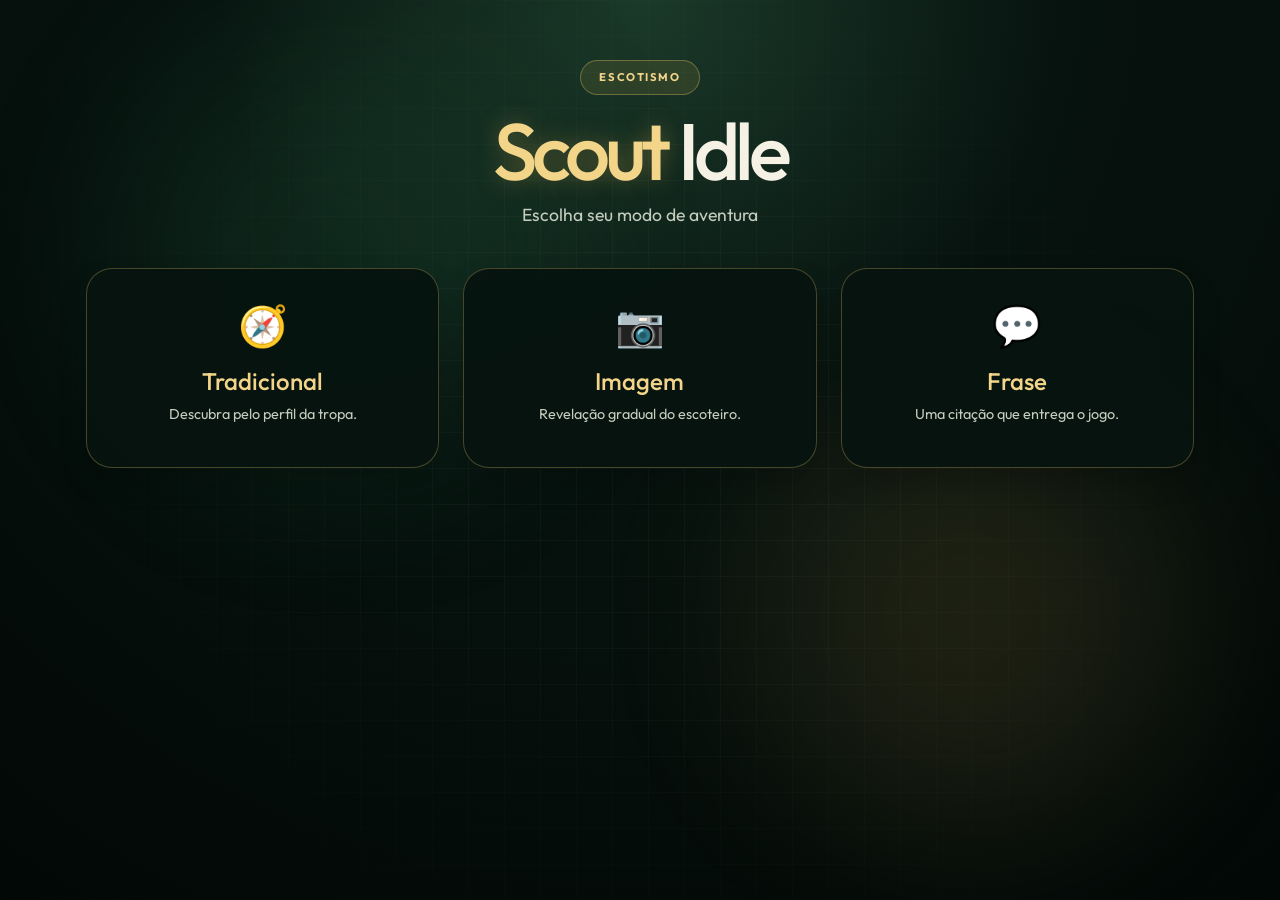
<file: index.html>
<!DOCTYPE html>
<html lang="pt-BR">
<head>
  <meta charset="UTF-8" />
  <meta name="viewport" content="width=device-width, initial-scale=1.0" />
  <title>Scouts Idle</title>
  <link rel="preconnect" href="https://fonts.googleapis.com" />
  <link rel="preconnect" href="https://fonts.gstatic.com" crossorigin />
  <link href="https://fonts.googleapis.com/css2?family=Outfit:wght@400;600;700;800&family=Lora:ital,wght@0,400;1,500&display=swap" rel="stylesheet" />
  <link href="https://cdn.jsdelivr.net/npm/bootstrap@5.3.3/dist/css/bootstrap.min.css" rel="stylesheet" />
  <link rel="stylesheet" href="styles.css" />
</head>
<body>
  <div class="background-wrapper">
    <div class="glow glow-one"></div>
    <div class="glow glow-two"></div>
  </div>

  <div id="menuScreen" class="screen active">
    <div class="container screen-container">
      <header>
        <div class="scout-badge">Escotismo</div>
        <h1><span>Scout</span> Idle</h1>
        <p class="subtitle">Escolha seu modo de aventura</p>
      </header>

      <div class="menu-options">
        <a class="mode-btn" href="tradicional.html">
          <div class="mode-icon">🧭</div>
          <h3>Tradicional</h3>
          <p>Descubra pelo perfil da tropa.</p>
        </a>

        <a class="mode-btn" href="imagem.html">
          <div class="mode-icon">📷</div>
          <h3>Imagem</h3>
          <p>Revelação gradual do escoteiro.</p>
        </a>

        <a class="mode-btn" href="frase.html">
          <div class="mode-icon">💬</div>
          <h3>Frase</h3>
          <p>Uma citação que entrega o jogo.</p>
        </a>
      </div>
    </div>
  </div>
  <script src="https://cdn.jsdelivr.net/npm/bootstrap@5.3.3/dist/js/bootstrap.bundle.min.js"></script>
  
</body>
</html>
</file>
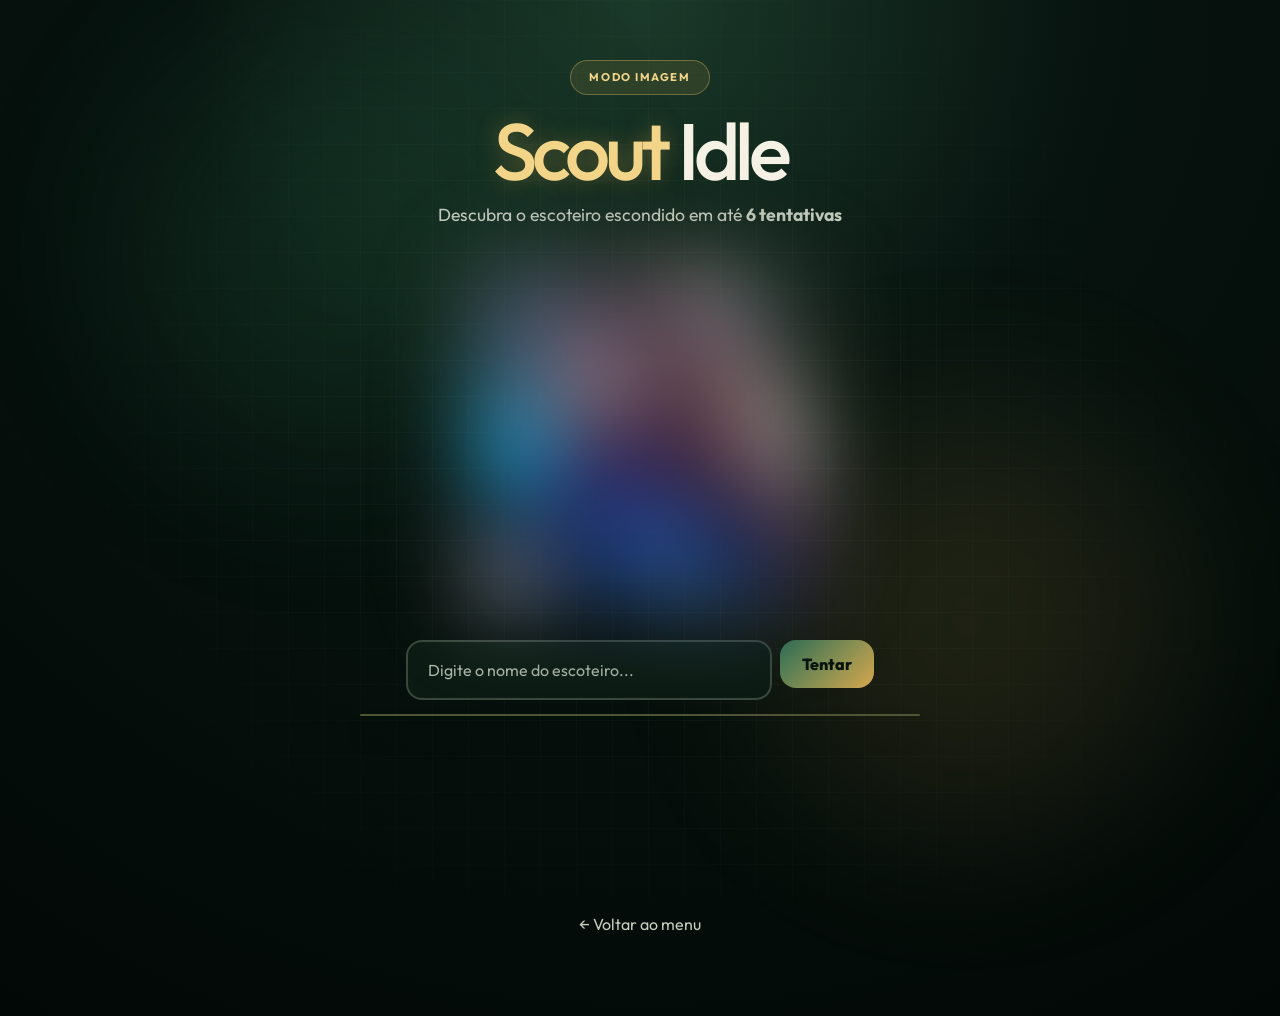
<file: imagem.html>
<!DOCTYPE html>
<html lang="pt-BR">
<head>
  <meta charset="UTF-8" />
  <meta name="viewport" content="width=device-width, initial-scale=1.0" />
  <title>Modo Imagem | Scouts Idle</title>
  <link rel="preconnect" href="https://fonts.googleapis.com" />
  <link rel="preconnect" href="https://fonts.gstatic.com" crossorigin />
  <link href="https://fonts.googleapis.com/css2?family=Outfit:wght@400;600;700;800&family=Lora:ital,wght@0,400;1,500&display=swap" rel="stylesheet" />
  <link href="https://cdn.jsdelivr.net/npm/bootstrap@5.3.3/dist/css/bootstrap.min.css" rel="stylesheet" />
  <link rel="stylesheet" href="styles.css" />
</head>
<body data-mode="imagem">
  <div class="background-wrapper">
    <div class="glow glow-one"></div>
    <div class="glow glow-two"></div>
  </div>

  <main class="screen active">
    <div class="container screen-container">
      <header>
        <div class="scout-badge">Modo imagem</div>
        <h1><span>Scout</span> Idle</h1>
        <p id="modeSubtitle" class="subtitle">Descubra o escoteiro em até <b>6 tentativas</b></p>
      </header>

      <div id="pixel-container"><img id="pixel-img" src="" alt="Escoteiro escondido" /></div>
      <div id="phrase-display" class="hidden"></div>
      <div class="inputArea row g-2 justify-content-center">
        <div class="col-12 col-sm-8">
          <input id="guessInput" class="form-control" type="text" placeholder="Digite o nome do escoteiro..." autocomplete="off" />
        </div>
        <div class="col-12 col-sm-auto">
          <button id="guessButton" class="btn w-100">Tentar</button>
        </div>
      </div>
      <div class="suggestions-container"><div id="suggestions" class="suggestions"></div></div>
      <div id="result" class="game-result"></div>
      <div id="attempts" class="attempts"></div>
      <div id="history" class="history"></div>
      <a href="index.html" class="back-link" id="backToMenu">&#8592; Voltar ao menu</a>
    </div>
  </main>

  <script src="https://cdn.jsdelivr.net/npm/bootstrap@5.3.3/dist/js/bootstrap.bundle.min.js"></script>
  <script src="script.js"></script>
</body>
</html>
</file>
<file: styles.css>
:root {
  --forest: #07130f;
  --forest-2: #10261c;
  --camp: #d6a84f;
  --camp-soft: #f3d58a;
  --leaf: #4fa477;
  --leaf-deep: #2d7455;
  --sand: #f4ead2;
  --night: #020806;
  --panel: rgba(7, 20, 15, 0.94);
  --panel-border: rgba(226, 190, 103, 0.3);
  --text: #f6f1e5;
  --muted: #c5cdbf;
  --danger: #ff8b7b;
  --warning: #f0bf5b;
  --success: #68cf91;
  --info: #8dc8ef;
  --name-blue: #78a9d8;
}

* {
  box-sizing: border-box;
}

body {
  margin: 0;
  min-height: 100vh;
  font-family: 'Outfit', sans-serif;
  background: radial-gradient(circle at top, #1b3a2a 0%, var(--forest) 38%, var(--night) 100%);
  color: var(--text);
  overflow-x: hidden;
}

button,
input {
  font: inherit;
}

.background-wrapper {
  position: fixed;
  inset: 0;
  z-index: -1;
}

.background-wrapper::before {
  content: "";
  position: absolute;
  inset: 0;
  background-image:
    linear-gradient(rgba(255,255,255,0.05) 1px, transparent 1px),
    linear-gradient(90deg, rgba(255,255,255,0.05) 1px, transparent 1px);
  background-size: 36px 36px;
  mask-image: radial-gradient(circle at center, black 20%, transparent 82%);
  opacity: 0.6;
}

.glow {
  position: absolute;
  width: 420px;
  height: 420px;
  border-radius: 50%;
  filter: blur(90px);
  opacity: 0.4;
  animation: float 10s ease-in-out infinite alternate;
}

.glow-one {
  top: 5%;
  left: 10%;
  background: rgba(53, 137, 91, 0.42);
}

.glow-two {
  right: 8%;
  bottom: 8%;
  background: rgba(214, 168, 79, 0.3);
  animation-delay: -4s;
}

@keyframes float {
  from {
    transform: translate(-10%, -8%) scale(0.9);
  }
  to {
    transform: translate(12%, 10%) scale(1.08);
  }
}

.screen {
  display: none;
}

.screen.active {
  display: block;
  animation: fadeIn 0.35s ease-out;
}

@keyframes fadeIn {
  from {
    opacity: 0;
    transform: translateY(10px);
  }
  to {
    opacity: 1;
    transform: translateY(0);
  }
}

.screen-container {
  margin: 0 auto;
  padding: 60px 1rem 80px;
}

header {
  text-align: center;
  margin-bottom: 40px;
}

.scout-badge {
  display: inline-block;
  padding: 8px 18px;
  border-radius: 999px;
  background: rgba(214, 168, 79, 0.12);
  border: 1px solid rgba(226, 190, 103, 0.36);
  color: var(--camp-soft);
  text-transform: uppercase;
  letter-spacing: 0.14em;
  font-size: 0.7rem;
  font-weight: 700;
  margin-bottom: 18px;
}

h1 {
  margin: 0;
  font-size: clamp(3rem, 7vw, 5rem);
  letter-spacing: -0.06em;
  line-height: 0.96;
}

h1 span {
  color: var(--camp-soft);
  text-shadow: 0 0 22px rgba(214, 168, 79, 0.35);
}

.subtitle {
  margin-top: 12px;
  color: var(--muted);
  font-size: 1.1rem;
}

.menu-options {
  margin-top: 40px;
  display: grid;
  grid-template-columns: 1fr;
  gap: 1.5rem;
}

.mode-btn {
  width: 100%;
  display: block;
  min-height: 200px;
  padding: 26px 18px;
  border: 1px solid var(--panel-border);
  border-radius: 26px;
  background: var(--panel);
  color: var(--text);
  cursor: pointer;
  text-align: center;
  transition: transform 0.25s ease, border-color 0.25s ease, box-shadow 0.25s ease;
  box-shadow: 0 14px 28px rgba(0,0,0,0.18);
  text-decoration: none;
}

.mode-btn:hover {
  transform: translateY(-4px);
  border-color: rgba(243, 213, 138, 0.78);
  box-shadow: 0 18px 35px rgba(0, 0, 0, 0.55);
}

.mode-icon {
  font-size: 2.5rem;
  margin-bottom: 12px;
}

.mode-btn h3 {
  margin: 8px 0;
  color: var(--camp-soft);
  font-size: 1.5rem;
}

.mode-btn p {
  margin: 0;
  color: var(--muted);
  line-height: 1.5;
  font-size: 0.9rem;
}

#pixel-container {
  margin: 18px auto 24px;
  text-align: center;
}

#pixel-img {
  display: block;
  width: min(340px, 76vw);
  aspect-ratio: 1;
  border-radius: 28px;
  object-fit: cover;
  border: 4px solid rgba(214, 168, 79, 0.78);
  box-shadow: 0 0 30px rgba(214, 168, 79, 0.2);
  margin: 0 auto;
  background: linear-gradient(135deg, rgba(79, 164, 119, 0.2), rgba(214, 168, 79, 0.14));
  transition: filter 0.35s ease;
}

#phrase-display {
  max-width: 700px;
  margin: 0 auto 30px;
  padding: 26px 24px;
  border-radius: 24px;
  border: 1px solid rgba(226, 190, 103, 0.46);
  background: rgba(10, 24, 17, 0.94);
  text-align: center;
  font-family: 'Lora', serif;
  font-size: clamp(1.2rem, 2vw, 2rem);
  line-height: 1.5;
  color: var(--sand);
  box-shadow: 0 0 20px rgba(214, 168, 79, 0.14);
}

.inputArea {
  max-width: 560px;
  margin: 0 auto 10px;
}

.inputArea input {
  flex: 1;
  min-width: 0;
  padding: 16px 20px;
  border-radius: 16px;
  background: #0b1b13;
  border: 2px solid rgba(197, 205, 191, 0.25);
  color: var(--text);
  transition: border-color 0.2s ease, box-shadow 0.2s ease;
}

.inputArea input:focus {
  outline: none;
  border-color: var(--camp);
  box-shadow: 0 0 18px rgba(214, 168, 79, 0.2);
}

.inputArea input::placeholder {
  color: #aab5a7;
  opacity: 1;
}

.mode-btn:focus-visible,
.inputArea button:focus-visible,
.back-link:focus-visible {
  outline: 3px solid var(--camp-soft);
  outline-offset: 4px;
}

.inputArea button {
  padding: 0 22px;
  min-height: 48px;
  border: none;
  border-radius: 16px;
  background: linear-gradient(135deg, var(--leaf-deep) 0%, var(--camp) 100%);
  color: #07130f;
  font-weight: 800;
  cursor: pointer;
  transition: transform 0.2s ease, filter 0.2s ease;
}

.inputArea button:hover {
  transform: translateY(-1px);
  filter: brightness(1.08);
}

.suggestions-container {
  position: relative;
  width: 100%;
  max-width: 560px;
  margin: 0 auto;
}

.suggestions {
  position: absolute;
  inset: 4px 0 auto 0;
  z-index: 10;
  background: #10261c;
  border: 1px solid var(--panel-border);
  border-radius: 16px;
  overflow: hidden;
  box-shadow: 0 18px 28px rgba(0,0,0,0.25);
}

.suggestion {
  display: flex;
  align-items: center;
  gap: 12px;
  padding: 12px 14px;
  cursor: pointer;
  border-bottom: 1px solid rgba(255,255,255,0.06);
  transition: background 0.2s ease;
}

.suggestion:last-child {
  border-bottom: none;
}

.suggestion:hover {
  background: rgba(214, 168, 79, 0.14);
}

.suggestion img {
  width: 34px;
  height: 34px;
  border-radius: 50%;
  object-fit: cover;
  border: 2px solid rgba(226, 190, 103, 0.56);
}

.history {
  width: 100%;
  margin-top: 90px;
  display: flex;
  flex-direction: column;
  gap: 22px;
}

.history-card {
  display: flex;
  align-items: flex-start;
  gap: 24px;
  padding: 24px 22px;
  background: rgba(11, 28, 19, 0.94);
  border: 1px solid var(--panel-border);
  border-radius: 24px;
  box-shadow: 0 12px 22px rgba(0,0,0,0.18);
  animation: slideIn 0.4s ease-out;
}

@keyframes slideIn {
  from {
    opacity: 0;
    transform: translateY(18px);
  }
  to {
    opacity: 1;
    transform: translateY(0);
  }
}

.history-card img {
  flex: 0 0 auto;
  width: 140px;
  height: 140px;
  border-radius: 22px;
  object-fit: cover;
  border: 3px solid rgba(214, 168, 79, 0.75);
  background: rgba(79, 164, 119, 0.12);
}

.person-visual {
  flex: 0 0 320px;
  display: grid;
  grid-template-columns: 140px minmax(140px, 1fr);
  gap: 14px;
  align-items: stretch;
}

.association-tag {
  min-width: 0;
  text-align: left;
}

.association-tag .tag-label {
  text-align: center;
}

.association-list {
  margin: 0;
  padding-left: 18px;
  color: #fff;
  font-size: 0.82rem;
  overflow-wrap: anywhere;
}

.association-list li + li {
  margin-top: 6px;
}

.association-empty {
  margin: 0;
  color: var(--muted);
  font-size: 0.78rem;
  line-height: 1.4;
}

.info-side {
  flex: 1;
  min-width: 0;
}

.name {
  font-size: clamp(1.6rem, 2vw, 2.2rem);
  font-weight: 800;
  color: var(--name-blue);
  text-shadow: 0 0 14px rgba(120, 169, 216, 0.18);
  margin-bottom: 8px;
}

.quote {
  font-family: 'Lora', serif;
  font-style: italic;
  color: var(--sand);
  border-left: 3px solid rgba(214, 168, 79, 0.9);
  padding-left: 14px;
  margin: 12px 0 18px;
  line-height: 1.5;
}

.tags {
  display: grid;
  grid-template-columns: repeat(auto-fill, minmax(140px, 1fr));
  gap: 12px;
}

.tag {
  background: rgba(255,255,255,0.03);
  border: 1px solid rgba(255,255,255,0.07);
  border-radius: 14px;
  padding: 12px 10px;
  text-align: center;
}

.tag-label {
  color: var(--muted);
  text-transform: uppercase;
  letter-spacing: 0.08em;
  font-size: 0.68rem;
  margin-bottom: 8px;
}

.tag-value {
  display: inline-flex;
  align-items: center;
  justify-content: center;
  width: 100%;
  min-height: 36px;
  border-radius: 10px;
  font-size: 0.76rem;
  font-weight: 700;
  line-height: 1.3;
  padding: 6px 8px;
}

.correct {
  background: rgba(79, 194, 106, 0.9);
  color: #092912;
}

.wrong {
  background: rgba(214, 87, 87, 0.9);
  color: #fff;
}

.partial {
  background: rgba(240, 182, 75, 0.9);
  color: #33240a;
}

.unknown {
  background: rgba(126, 163, 255, 0.9);
  color: #fff;
}

.game-result {
  margin-top: 28px;
  text-align: center;
  font-size: clamp(2rem, 4vw, 3rem);
  font-weight: 800;
  min-height: 72px;
}

.attempts {
  text-align: center;
  color: var(--muted);
  margin-top: 8px;
  font-size: 1rem;
}

.back-link {
  display: block;
  text-align: center;
  margin-top: 22px;
  color: var(--muted);
  text-decoration: none;
}

.back-link:hover {
  color: var(--sand);
}

.hidden {
  display: none;
}

@media (max-width: 640px) {
  .screen-container {
    padding-top: 36px;
    padding-bottom: 48px;
  }

  header {
    margin-bottom: 28px;
  }

  h1 {
    font-size: clamp(2.6rem, 15vw, 4rem);
  }

  .history-card {
    padding: 18px 16px;
    flex-direction: column;
    align-items: stretch;
    text-align: center;
  }

  .person-visual {
    flex: auto;
    width: 100%;
    grid-template-columns: minmax(100px, 140px) minmax(0, 1fr);
    gap: 12px;
    text-align: left;
  }

  .person-visual img {
    width: 100%;
    height: auto;
    aspect-ratio: 1;
  }

  .info-side {
    width: 100%;
  }

  .quote {
    text-align: left;
  }

  .tags {
    grid-template-columns: repeat(2, minmax(0, 1fr));
    gap: 8px;
  }

  .tag {
    padding: 10px 7px;
  }

  .tag-label {
    letter-spacing: 0.04em;
    font-size: 0.6rem;
  }

  .tag-value {
    font-size: 0.7rem;
    overflow-wrap: anywhere;
  }
}

@media (min-width: 768px) {
  .menu-options {
    grid-template-columns: repeat(3, minmax(0, 1fr));
  }
}
</file>
